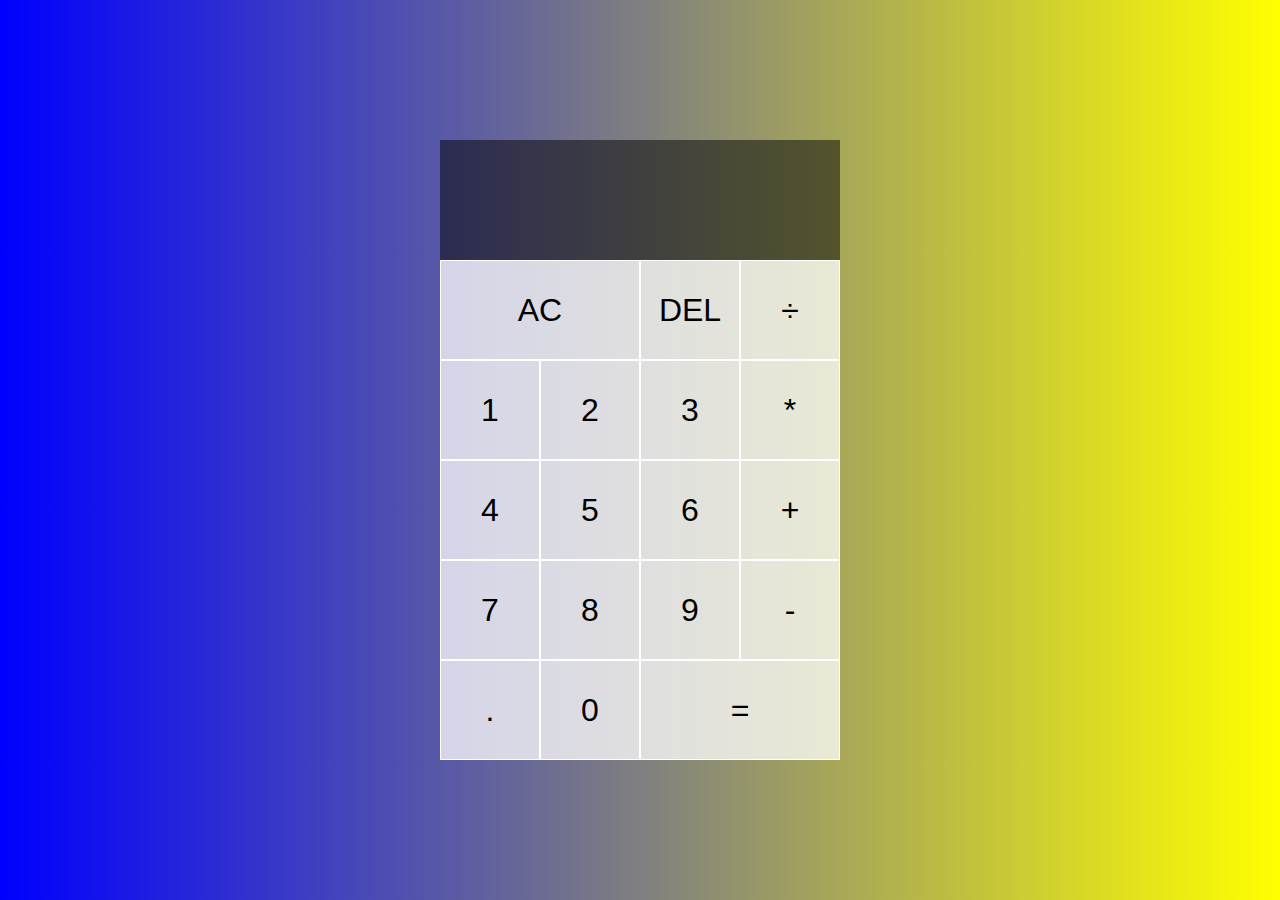
<file: calculator/index.html>
<!DOCTYPE html>
<html lang="en">
<head>
    <meta charset="UTF-8">
    <meta http-equiv="X-UA-Compatible" content="IE=edge">
    <meta name="viewport" content="width=device-width, initial-scale=1.0">
    <title>Calculator</title>
    <link rel="stylesheet" href="style.css">
    <script src="script.js"></script>
</head>
<body>
    <div class="calculator-grid">
        <div class="output">
            <div data-previous-operand class="previous-operand"></div>
            <div data-current-operand class="current-operand"></div>
        </div>
        <button data-all-clear class="span-two">AC</button>
        <button data-delete>DEL</button>
        <button data-operation>÷</button>
        <button data-number>1</button>
        <button data-number>2</button>
        <button data-number>3</button>
        <button data-operation>*</button>
        <button data-number>4</button>
        <button data-number>5</button>
        <button data-number>6</button>
        <button data-operation>+</button>
        <button data-number>7</button>
        <button data-number>8</button>
        <button data-number>9</button>
        <button data-operation>-</button>
        <button data-number>.</button>
        <button data-number>0</button>
        <button data-equals class="span-two">=</button>
    </div>
</body>
</html>
</file>
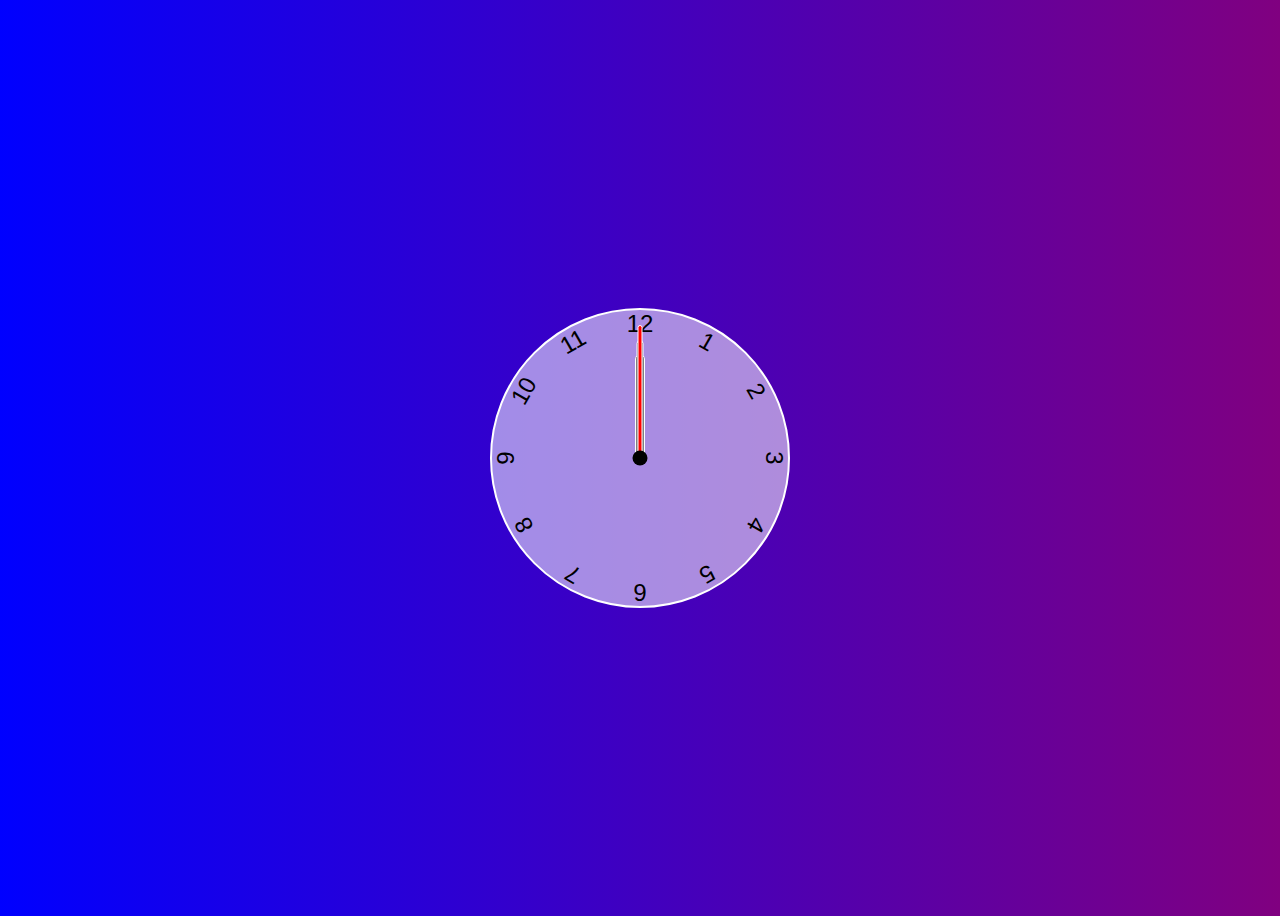
<file: clock/index.html>
<!DOCTYPE html>
<html lang="en">
<head>
    <meta charset="UTF-8">
    <meta http-equiv="X-UA-Compatible" content="IE=edge">
    <meta name="viewport" content="width=device-width, initial-scale=1.0">
    <title>Clock</title>
    <link rel="stylesheet" href="style.css" type="text/css">
    <script src="script.js"></script>
</head>
<body>
    <div class="clock">
        <div class="hand hour" data-hour-hand></div>
        <div class="hand minute" data-minute-hand></div>
        <div class="hand second" data-second-hand></div>
        <div class="number number1">1</div>
        <div class="number number2">2</div>
        <div class="number number3">3</div>
        <div class="number number4">4</div>
        <div class="number number5">5</div>
        <div class="number number6">6</div>
        <div class="number number7">7</div>
        <div class="number number8">8</div>
        <div class="number number9">9</div>
        <div class="number number10">10</div>
        <div class="number number11">11</div>
        <div class="number number12">12</div>
    </div>
</body>
</html>
</file>
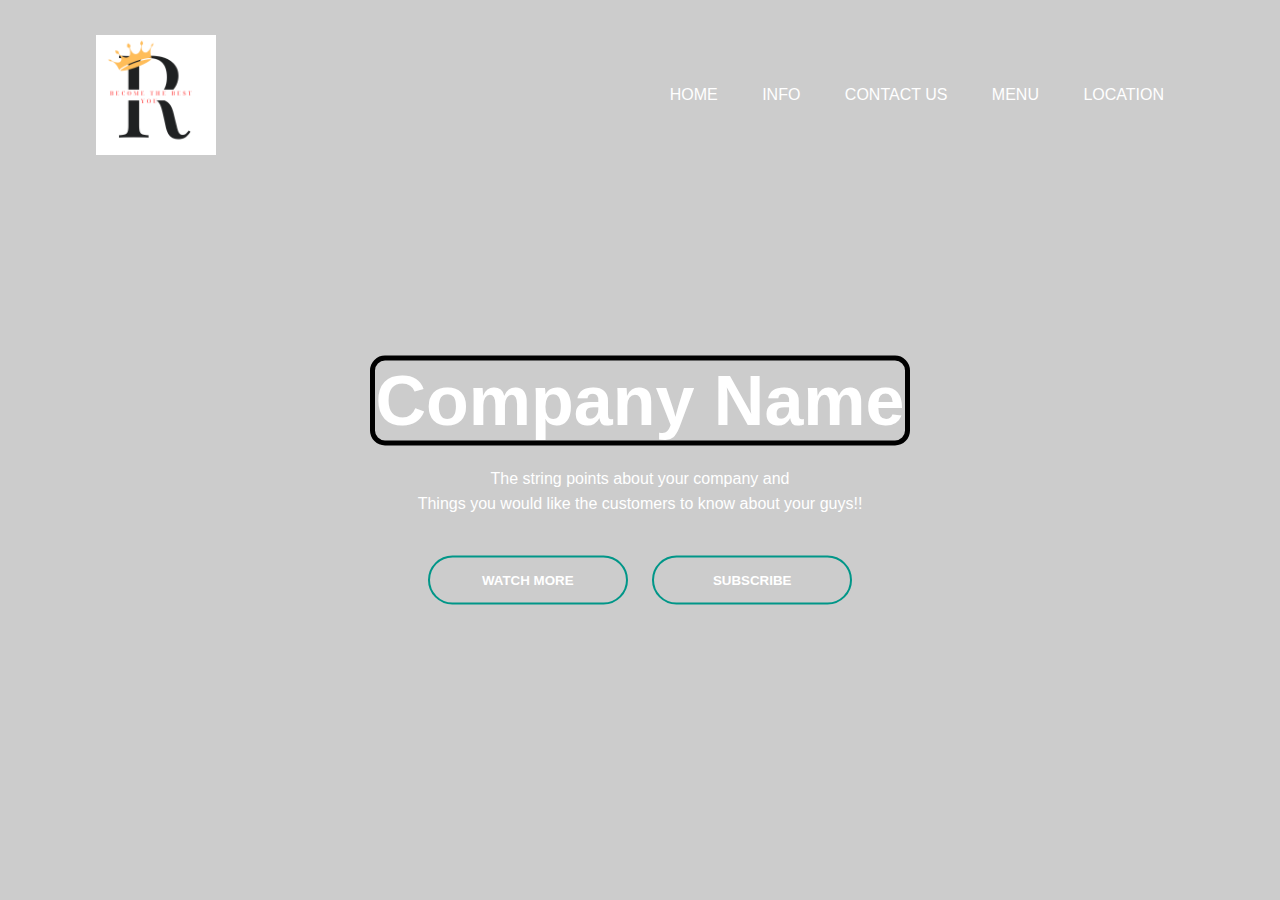
<file: Website homepage/index.html>
<!DOCTYPE html>
<html lang="en">
<head>
    <meta charset="UTF-8">
    <meta http-equiv="X-UA-Compatible" content="IE=edge">
    <meta name="viewport" content="width=device-width, initial-scale=1.0">
    <title>An Easy Website home page</title>
    <link rel="stylesheet" href="style.css" type="text/css">
</head>
<body>
    <div class="banner">
        <div class="navbar">
            <img src="./Beome The Best You.png" class="logo">
            <ul>
                <li><a href="">Home</a></li>
                <li><a href="">Info</a></li>
                <li><a href="">Contact Us</a></li>
                <li><a href="">Menu</a></li>
                <li><a href="">Location</a></li>
            </ul>
        </div>
        <div class="content">
            <h1>Company Name</h1>
            <p>The string points about your company and 
                <br>Things you would like the customers to know about your guys!!</p>
                <div>
                    <button type="button"><span></span>WATCH MORE</button>
                    <button type="button"><span></span>SUBSCRIBE</button>
                </div>
        </div>
    </div>

</body>
</html>
</file>
<file: calculator/style.css>
*, *::after, *::before {
    box-sizing: border-box;
    font-family: 'helvetica', sans-serif;
    font-weight: normal;
}
body {
    padding: 0;
    margin: 0;
    /*color from the right to the left side*/
    background: linear-gradient(to right, blue, yellow);
}
.calculator-grid {
    display: grid;
    justify-content: center;
    align-content: center;
    min-height: 100vh;
    /*creating the columns of 4 with the 100px width*/
    grid-template-columns: repeat(4, 100px);
    /*creating the rows of 5 with the 100px height*/
    grid-template-rows: minmax(120px, auto) repeat(5, 100px);
}
/* this means to select the buttons within the calculator-grid class*/
.calculator-grid > button {
    cursor: pointer;
    font-size: 2rem;
    border: 1px solid white;
    outline: none;
    background-color: rgba(255, 255, 255, .75);
}
.calculator-grid > button:hover {
    background-color: rgba(255, 255, 255, .9);
}
.span-two {
    grid-column: span 2;
}
.output {
    grid-column: 1 / -1;
    background-color: rgba(0, 0, 0, .5);
    display: flex;
    align-items: flex-end;
    justify-content: space-around;
    flex-direction: column;
    padding: 10px;
    /*This is used when the word gets too long, it cuts automatically to the new line.*/
    word-wrap: break-word;
    word-break: break-all;
}
.output .previous-operand {
    color: rgba(255, 255, 255, .75);
    font-size: 1.5rem;
}
.output .current-operand {
    color: white;
    font-size: 2.5rem;
}
</file>
<file: clock/style.css>
*, *::before, *::after {
    box-sizing: border-box;
    font-family: 'helvetica', sans-serif;
}
body {
    background: linear-gradient(to right, blue, purple);
    display: flex;
    justify-content: center;
    align-items: center;
    min-height: 100vh;
    overflow: hidden;
}
.clock {
    width: 300px;
    height: 300px;
    background-color: rgba(255, 255, 255, 0.55);
    border-radius: 50%;
    border: 2px solid white;
    position: relative;
}
.clock .number {
    --rotation: 0;
    position: absolute;
    width: 100%;
    height: 100%;
    text-align: center;
    transform: rotate(var(--rotation));
    font-size: 1.5rem;
}
.clock .number1 { --rotation: 30deg; }
.clock .number2 { --rotation: 60deg; }
.clock .number3 { --rotation: 90deg; }
.clock .number4 { --rotation: 120deg; }
.clock .number5 { --rotation: 150deg; }
.clock .number6 { --rotation: 180deg; }
.clock .number7 { --rotation: 210deg; }
.clock .number8 { --rotation: 240deg; }
.clock .number9 { --rotation: 270deg; }
.clock .number10 { --rotation: 300deg; }
.clock .number11 { --rotation: 330deg; }

.clock .hand {
    --rotation: 0;
    position: absolute;
    left: 50%;
    bottom: 50%;
    background-color: black;
    border: 1px solid white;
    border-top-right-radius: 10px;
    border-top-left-radius: 10px;
    transform-origin: bottom;
    z-index: 10;
    transform: translateX(-50%) rotate(calc(var(--rotation) * 1deg));
}
.clock::after {
    position: absolute;
    background-color: black;
    content: '';
    z-index: 11;
    width: 15px;
    height: 15px;
    border-radius: 50%;
    left: 50%;
    top: 50%;
    transform: translate(-50%, -50%);
}
.clock .hand.second {
    width: 5px;
    height: 45%;
    background-color: red;
}
.clock .hand.minute {
    width: 7px;
    height: 40%;
    background-color: black;
}
.clock .hand.hour {
    width: 10px;
    height: 35%;
    background-color: black;
}
</file>
<file: Website homepage/style.css>
*{
    margin: 0;
    padding: 0;
    font-family: sans-serif;
}
.banner {
    width: 100%;
    height: 100vh;
    background-image: url(./background-image.jpg);
    background: linear-gradient(rgba(0, 0, 0, 0.2));
    background-size: cover;
    background-position: center;
}
.navbar {
    width: 85%;
    margin: auto;
    padding: 35px 0;
    display: flex;
    justify-content: space-between;
    align-items: center;
}
.logo {
    width: 120px;
    cursor: pointer;
}
.navbar ul li {
    list-style: none;
    margin: 0 20px;
    display: inline-block;
    position: relative;
}
.navbar ul li a {
    text-decoration: none;
    text-transform: uppercase;
    color: #fff;
    transition: 1s;
}
.navbar ul li a:hover {
    background: black;
    border: 1px solid black;
    border-radius: 15px 15px 0 0;
    padding: 10px;
}
.navbar ul li::after {
    content: '';
    height: 3px;
    width: 0;
    background: #009688;
    position: absolute;
    left: 0;
    bottom: -10px;
    transform: 0.5;
}
.navbar ul li:hover::after {
    width: 100%;
}
.content {
    width: 100%;
    color: #fff;
    position: absolute;
    top: 50%;
    transform: translateY(-50%);
    text-align: center;
}
.content h1 {
    font-size: 70px;
    margin-top: 80px;
    border: 5px solid black;
    display: inline-block;
    border-radius: 15px;
    transition: 1s;
    transition-timing-function: cubic-bezier(0.15,-2.03, 0, 2.37);
}
.content h1:hover {
    border: 7px solid black;
    color: black
}
.content p {
    margin: 20px auto;
    font-weight: 100;
    line-height: 25px;
}
button {
    width: 200px;
    padding: 15px 0;
    text-align: center;
    margin: 20px 10px;
    border-radius: 25px;
    font-weight: bold;
    border: 2px solid #009688;
    background: transparent;
    color: #fff;
    cursor: pointer;
    position: relative;
    overflow: hidden;
}
span { 
    background: #009688;
    height: 100%;
    width: 0;
    border-radius: 25px;
    position: absolute;
    left: 0;
    bottom: 0;
    z-index: -1;
    transition: 0.5s;
}
button:hover span {
    width: 100%;   
}
button:hover {
    border: none;
}
</file>
